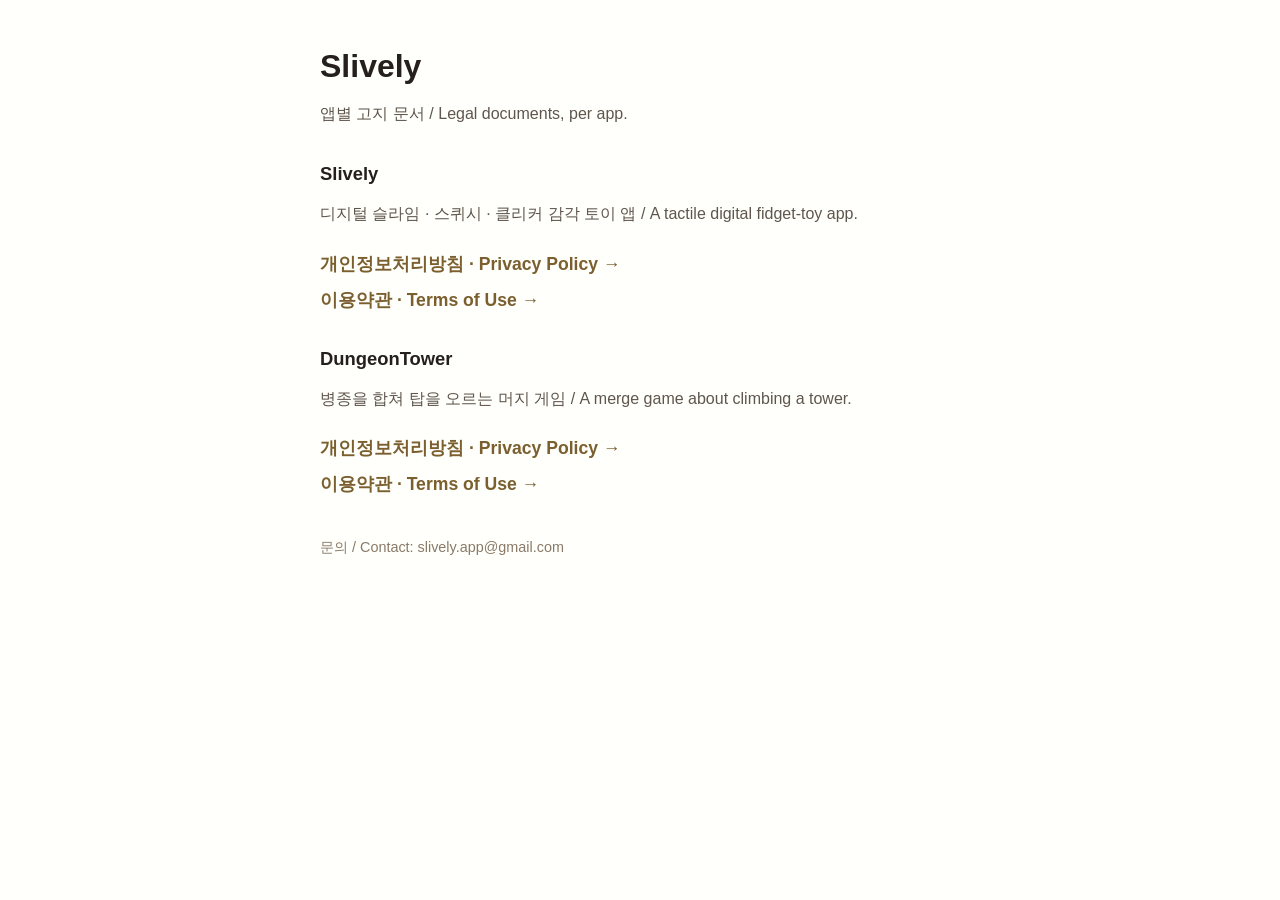
<file: index.html>
<!doctype html>
<html lang="ko">
  <head>
    <meta charset="utf-8" />
    <meta name="viewport" content="width=device-width, initial-scale=1" />
    <title>Slively — Legal</title>
    <style>
      :root {
        color: #25201b;
        background: #fffffb;
        font-family: -apple-system, BlinkMacSystemFont, "Segoe UI", sans-serif;
      }
      body {
        margin: 0;
        padding: 48px 20px;
      }
      main {
        max-width: 640px;
        margin: 0 auto;
      }
      h1 {
        font-size: 2rem;
        margin: 0 0 4px;
      }
      h2 {
        font-size: 1.15rem;
        margin: 36px 0 2px;
      }
      p {
        color: #5f564d;
        line-height: 1.65;
      }
      ul {
        list-style: none;
        padding: 0;
        margin: 24px 0 0;
      }
      li {
        margin: 12px 0;
      }
      a.doc {
        display: inline-flex;
        color: #7b5f2f;
        font-weight: 800;
        text-decoration: none;
        font-size: 1.1rem;
      }
      a.doc:hover {
        text-decoration: underline;
      }
    </style>
  </head>
  <body>
    <main>
      <h1>Slively</h1>
      <p>앱별 고지 문서 / Legal documents, per app.</p>

      <h2>Slively</h2>
      <p>디지털 슬라임 · 스퀴시 · 클리커 감각 토이 앱 / A tactile digital fidget-toy app.</p>
      <ul>
        <li><a class="doc" href="./legal/privacy.html">개인정보처리방침 · Privacy Policy →</a></li>
        <li><a class="doc" href="./legal/terms.html">이용약관 · Terms of Use →</a></li>
      </ul>

      <h2>DungeonTower</h2>
      <p>병종을 합쳐 탑을 오르는 머지 게임 / A merge game about climbing a tower.</p>
      <ul>
        <li><a class="doc" href="./dungeontower/privacy.html">개인정보처리방침 · Privacy Policy →</a></li>
        <li><a class="doc" href="./dungeontower/terms.html">이용약관 · Terms of Use →</a></li>
      </ul>
      <p style="margin-top: 40px; font-size: 0.9rem; color: #8a7a68">
        문의 / Contact: slively.app@gmail.com
      </p>
    </main>
  </body>
</html>
</file>
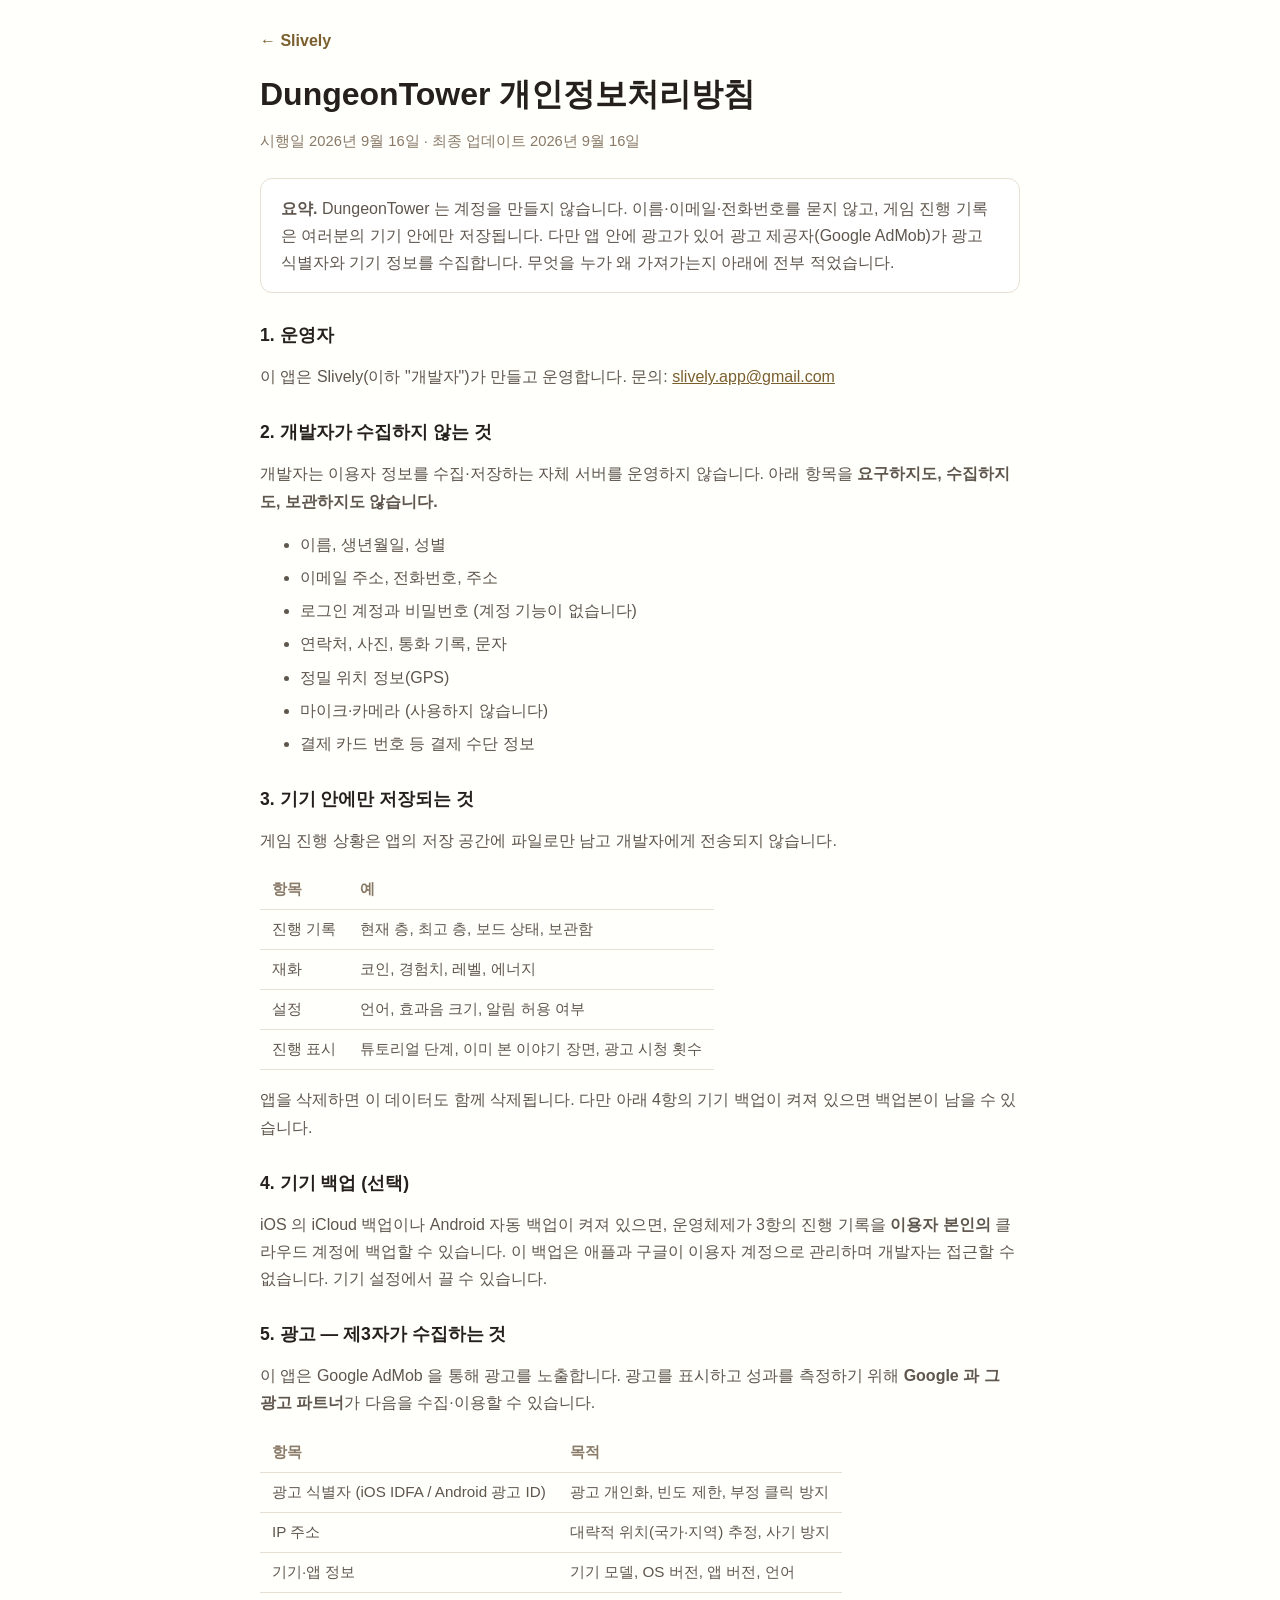
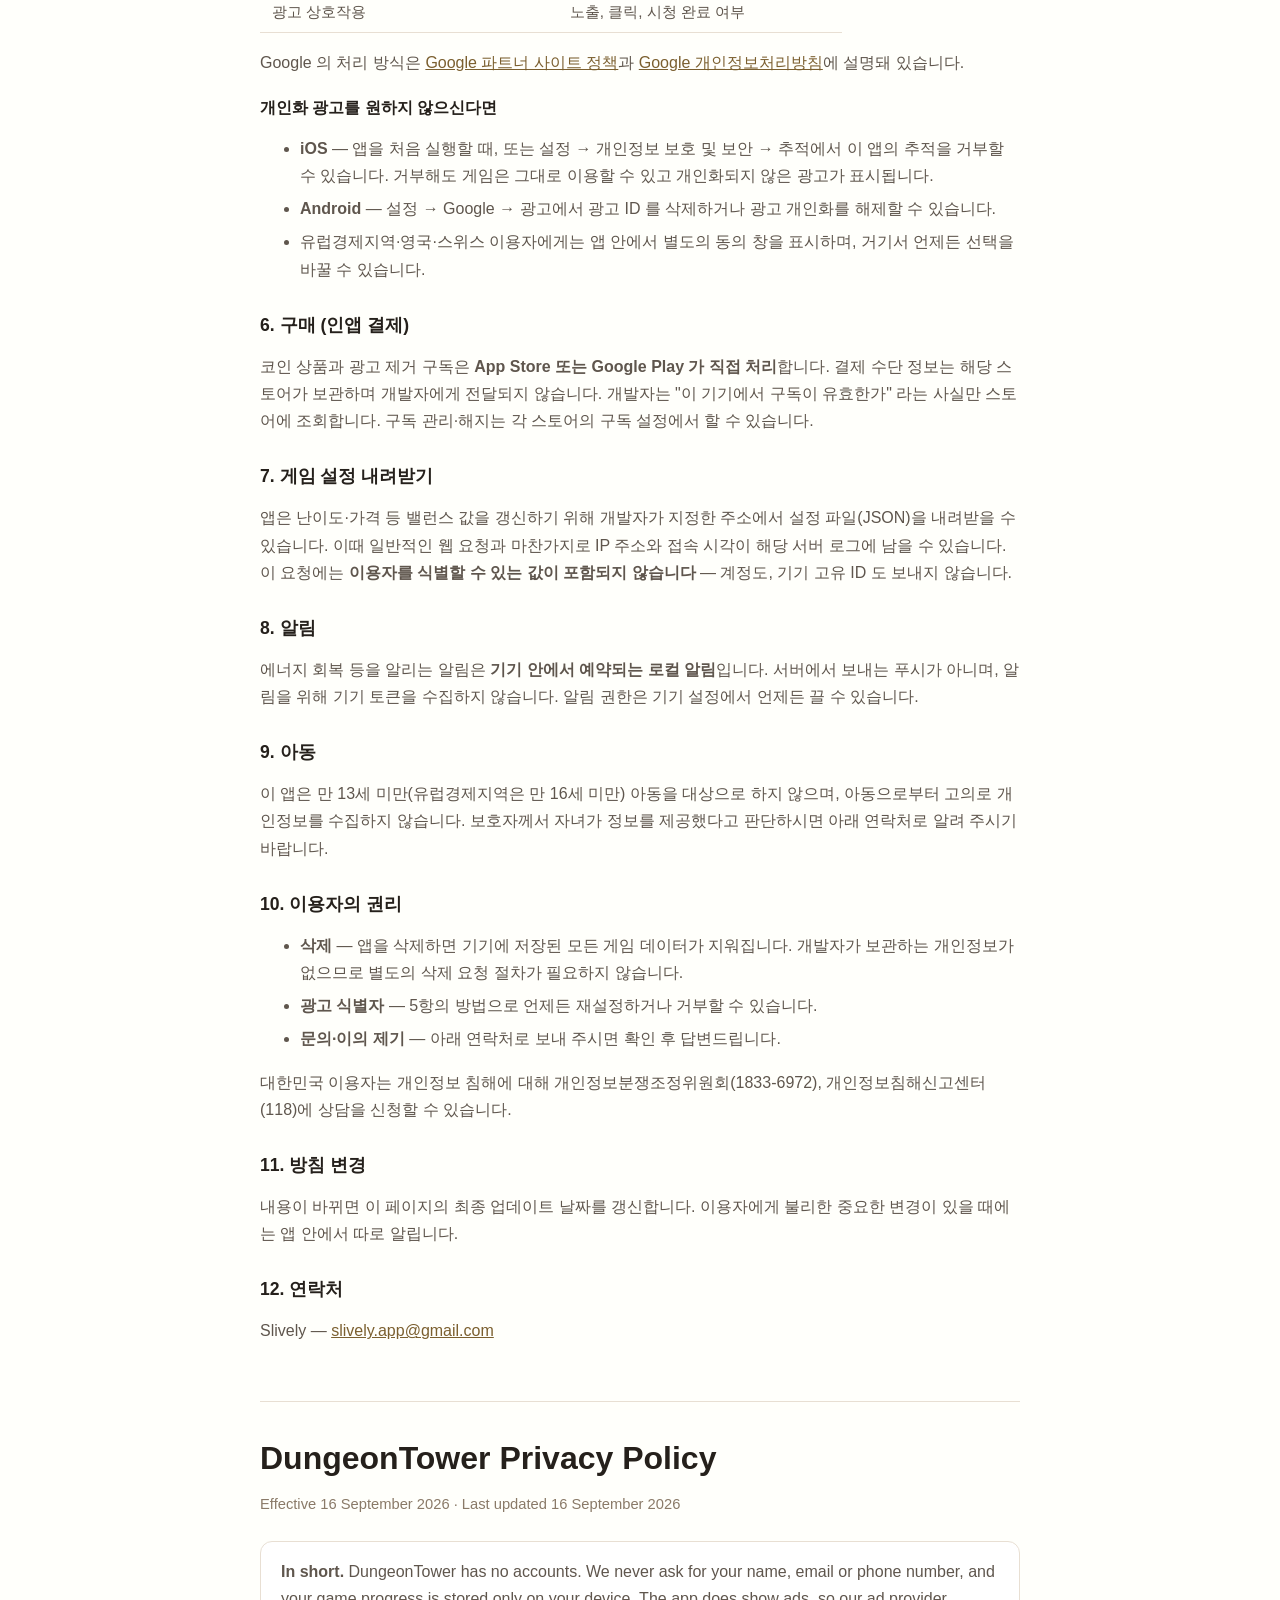
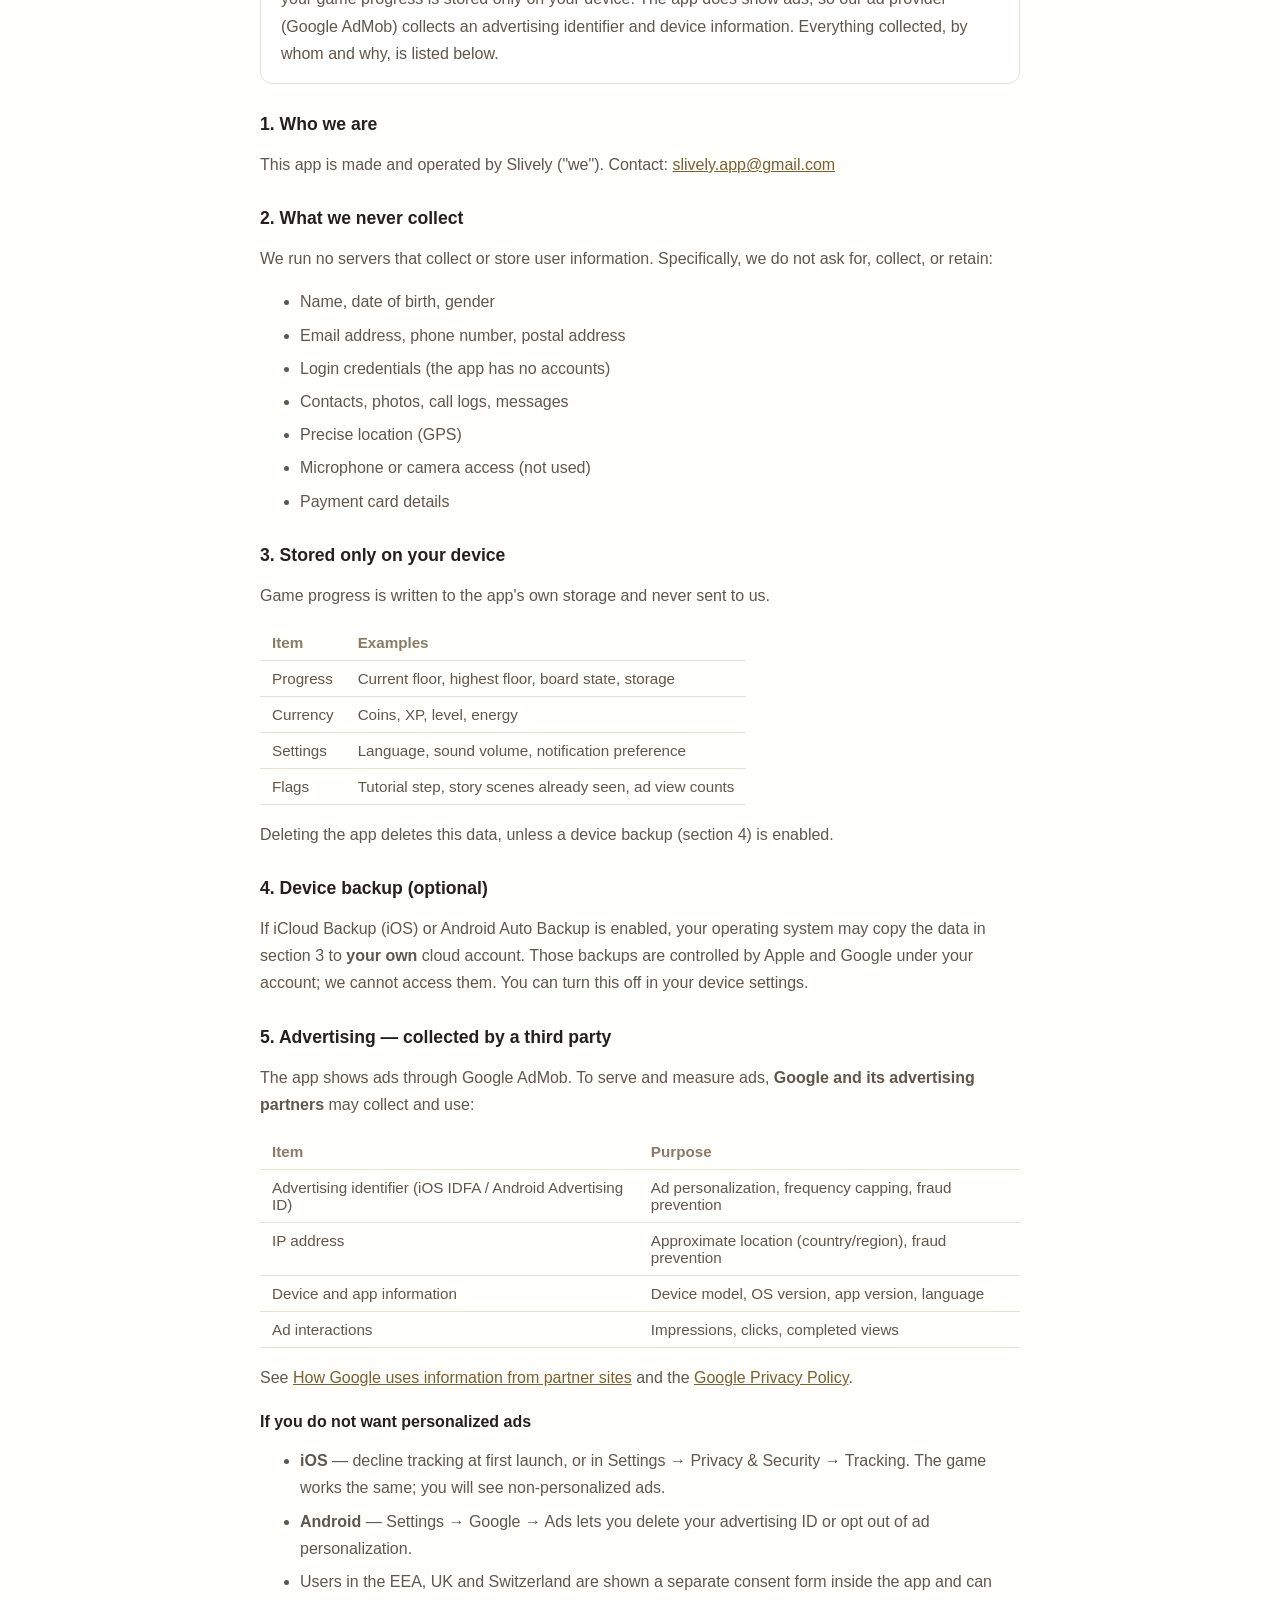
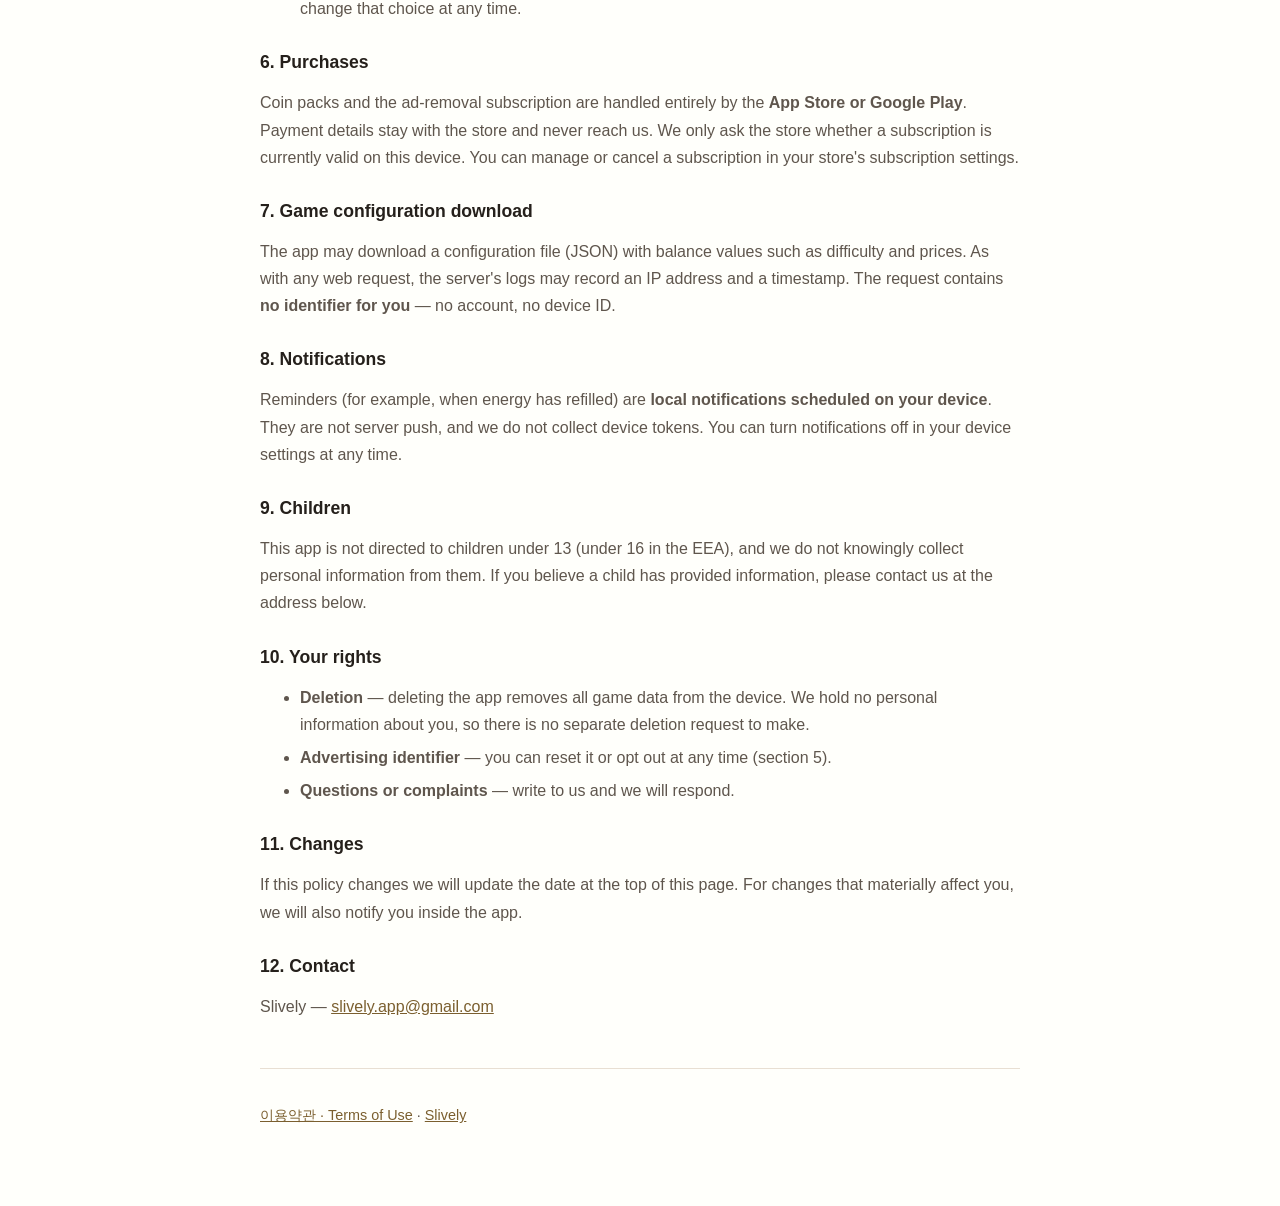
<file: dungeontower/privacy.html>
<!doctype html>
<html lang="ko">
<head>
<meta charset="utf-8">
<meta name="viewport" content="width=device-width, initial-scale=1">
<title>DungeonTower 개인정보처리방침 · Privacy Policy</title>
<link rel="stylesheet" href="style.css">
</head>
<body>
<main>

<a class="back" href="../index.html">← Slively</a>

<h1>DungeonTower 개인정보처리방침</h1>
<p class="updated">시행일 2026년 9월 16일 · 최종 업데이트 2026년 9월 16일</p>

<div class="lede">
<p><strong>요약.</strong> DungeonTower 는 계정을 만들지 않습니다. 이름·이메일·전화번호를 묻지
않고, 게임 진행 기록은 여러분의 기기 안에만 저장됩니다. 다만 앱 안에 광고가 있어
광고 제공자(Google AdMob)가 광고 식별자와 기기 정보를 수집합니다.
무엇을 누가 왜 가져가는지 아래에 전부 적었습니다.</p>
</div>

<h2>1. 운영자</h2>
<p>이 앱은 Slively(이하 "개발자")가 만들고 운영합니다.
문의: <a href="mailto:slively.app@gmail.com">slively.app@gmail.com</a></p>

<h2>2. 개발자가 수집하지 않는 것</h2>
<p>개발자는 이용자 정보를 수집·저장하는 자체 서버를 운영하지 않습니다.
아래 항목을 <strong>요구하지도, 수집하지도, 보관하지도 않습니다.</strong></p>
<ul>
  <li>이름, 생년월일, 성별</li>
  <li>이메일 주소, 전화번호, 주소</li>
  <li>로그인 계정과 비밀번호 (계정 기능이 없습니다)</li>
  <li>연락처, 사진, 통화 기록, 문자</li>
  <li>정밀 위치 정보(GPS)</li>
  <li>마이크·카메라 (사용하지 않습니다)</li>
  <li>결제 카드 번호 등 결제 수단 정보</li>
</ul>

<h2>3. 기기 안에만 저장되는 것</h2>
<p>게임 진행 상황은 앱의 저장 공간에 파일로만 남고 개발자에게 전송되지 않습니다.</p>
<table>
<tr><th>항목</th><th>예</th></tr>
<tr><td>진행 기록</td><td>현재 층, 최고 층, 보드 상태, 보관함</td></tr>
<tr><td>재화</td><td>코인, 경험치, 레벨, 에너지</td></tr>
<tr><td>설정</td><td>언어, 효과음 크기, 알림 허용 여부</td></tr>
<tr><td>진행 표시</td><td>튜토리얼 단계, 이미 본 이야기 장면, 광고 시청 횟수</td></tr>
</table>
<p>앱을 삭제하면 이 데이터도 함께 삭제됩니다. 다만 아래 4항의 기기 백업이
켜져 있으면 백업본이 남을 수 있습니다.</p>

<h2>4. 기기 백업 (선택)</h2>
<p>iOS 의 iCloud 백업이나 Android 자동 백업이 켜져 있으면, 운영체제가 3항의 진행 기록을
<strong>이용자 본인의</strong> 클라우드 계정에 백업할 수 있습니다. 이 백업은 애플과 구글이
이용자 계정으로 관리하며 개발자는 접근할 수 없습니다. 기기 설정에서 끌 수 있습니다.</p>

<h2>5. 광고 — 제3자가 수집하는 것</h2>
<p>이 앱은 Google AdMob 을 통해 광고를 노출합니다. 광고를 표시하고 성과를 측정하기 위해
<strong>Google 과 그 광고 파트너</strong>가 다음을 수집·이용할 수 있습니다.</p>
<table>
<tr><th>항목</th><th>목적</th></tr>
<tr><td>광고 식별자 (iOS IDFA / Android 광고 ID)</td><td>광고 개인화, 빈도 제한, 부정 클릭 방지</td></tr>
<tr><td>IP 주소</td><td>대략적 위치(국가·지역) 추정, 사기 방지</td></tr>
<tr><td>기기·앱 정보</td><td>기기 모델, OS 버전, 앱 버전, 언어</td></tr>
<tr><td>광고 상호작용</td><td>노출, 클릭, 시청 완료 여부</td></tr>
</table>
<p>Google 의 처리 방식은
<a href="https://policies.google.com/technologies/partner-sites" target="_blank" rel="noopener">Google 파트너 사이트 정책</a>과
<a href="https://policies.google.com/privacy" target="_blank" rel="noopener">Google 개인정보처리방침</a>에 설명돼 있습니다.</p>

<h3>개인화 광고를 원하지 않으신다면</h3>
<ul>
  <li><strong>iOS</strong> — 앱을 처음 실행할 때, 또는 설정 → 개인정보 보호 및 보안 → 추적에서
      이 앱의 추적을 거부할 수 있습니다. 거부해도 게임은 그대로 이용할 수 있고
      개인화되지 않은 광고가 표시됩니다.</li>
  <li><strong>Android</strong> — 설정 → Google → 광고에서 광고 ID 를 삭제하거나
      광고 개인화를 해제할 수 있습니다.</li>
  <li>유럽경제지역·영국·스위스 이용자에게는 앱 안에서 별도의 동의 창을 표시하며,
      거기서 언제든 선택을 바꿀 수 있습니다.</li>
</ul>

<h2>6. 구매 (인앱 결제)</h2>
<p>코인 상품과 광고 제거 구독은 <strong>App Store 또는 Google Play 가 직접 처리</strong>합니다.
결제 수단 정보는 해당 스토어가 보관하며 개발자에게 전달되지 않습니다.
개발자는 "이 기기에서 구독이 유효한가" 라는 사실만 스토어에 조회합니다.
구독 관리·해지는 각 스토어의 구독 설정에서 할 수 있습니다.</p>

<h2>7. 게임 설정 내려받기</h2>
<p>앱은 난이도·가격 등 밸런스 값을 갱신하기 위해 개발자가 지정한 주소에서 설정
파일(JSON)을 내려받을 수 있습니다. 이때 일반적인 웹 요청과 마찬가지로 IP 주소와
접속 시각이 해당 서버 로그에 남을 수 있습니다. 이 요청에는
<strong>이용자를 식별할 수 있는 값이 포함되지 않습니다</strong> — 계정도, 기기 고유 ID 도
보내지 않습니다.</p>

<h2>8. 알림</h2>
<p>에너지 회복 등을 알리는 알림은 <strong>기기 안에서 예약되는 로컬 알림</strong>입니다.
서버에서 보내는 푸시가 아니며, 알림을 위해 기기 토큰을 수집하지 않습니다.
알림 권한은 기기 설정에서 언제든 끌 수 있습니다.</p>

<h2>9. 아동</h2>
<p>이 앱은 만 13세 미만(유럽경제지역은 만 16세 미만) 아동을 대상으로 하지 않으며,
아동으로부터 고의로 개인정보를 수집하지 않습니다. 보호자께서 자녀가 정보를 제공했다고
판단하시면 아래 연락처로 알려 주시기 바랍니다.</p>

<h2>10. 이용자의 권리</h2>
<ul>
  <li><strong>삭제</strong> — 앱을 삭제하면 기기에 저장된 모든 게임 데이터가 지워집니다.
      개발자가 보관하는 개인정보가 없으므로 별도의 삭제 요청 절차가 필요하지 않습니다.</li>
  <li><strong>광고 식별자</strong> — 5항의 방법으로 언제든 재설정하거나 거부할 수 있습니다.</li>
  <li><strong>문의·이의 제기</strong> — 아래 연락처로 보내 주시면 확인 후 답변드립니다.</li>
</ul>
<p>대한민국 이용자는 개인정보 침해에 대해 개인정보분쟁조정위원회(1833-6972),
개인정보침해신고센터(118)에 상담을 신청할 수 있습니다.</p>

<h2>11. 방침 변경</h2>
<p>내용이 바뀌면 이 페이지의 최종 업데이트 날짜를 갱신합니다.
이용자에게 불리한 중요한 변경이 있을 때에는 앱 안에서 따로 알립니다.</p>

<h2>12. 연락처</h2>
<p>Slively — <a href="mailto:slively.app@gmail.com">slively.app@gmail.com</a></p>

<div class="en">
<h1>DungeonTower Privacy Policy</h1>
<p class="updated">Effective 16 September 2026 · Last updated 16 September 2026</p>

<div class="lede">
<p><strong>In short.</strong> DungeonTower has no accounts. We never ask for your name, email
or phone number, and your game progress is stored only on your device. The app does show
ads, so our ad provider (Google AdMob) collects an advertising identifier and device
information. Everything collected, by whom and why, is listed below.</p>
</div>

<h2>1. Who we are</h2>
<p>This app is made and operated by Slively ("we").
Contact: <a href="mailto:slively.app@gmail.com">slively.app@gmail.com</a></p>

<h2>2. What we never collect</h2>
<p>We run no servers that collect or store user information. Specifically, we do not ask
for, collect, or retain:</p>
<ul>
  <li>Name, date of birth, gender</li>
  <li>Email address, phone number, postal address</li>
  <li>Login credentials (the app has no accounts)</li>
  <li>Contacts, photos, call logs, messages</li>
  <li>Precise location (GPS)</li>
  <li>Microphone or camera access (not used)</li>
  <li>Payment card details</li>
</ul>

<h2>3. Stored only on your device</h2>
<p>Game progress is written to the app's own storage and never sent to us.</p>
<table>
<tr><th>Item</th><th>Examples</th></tr>
<tr><td>Progress</td><td>Current floor, highest floor, board state, storage</td></tr>
<tr><td>Currency</td><td>Coins, XP, level, energy</td></tr>
<tr><td>Settings</td><td>Language, sound volume, notification preference</td></tr>
<tr><td>Flags</td><td>Tutorial step, story scenes already seen, ad view counts</td></tr>
</table>
<p>Deleting the app deletes this data, unless a device backup (section 4) is enabled.</p>

<h2>4. Device backup (optional)</h2>
<p>If iCloud Backup (iOS) or Android Auto Backup is enabled, your operating system may copy
the data in section 3 to <strong>your own</strong> cloud account. Those backups are controlled by
Apple and Google under your account; we cannot access them. You can turn this off in your
device settings.</p>

<h2>5. Advertising — collected by a third party</h2>
<p>The app shows ads through Google AdMob. To serve and measure ads,
<strong>Google and its advertising partners</strong> may collect and use:</p>
<table>
<tr><th>Item</th><th>Purpose</th></tr>
<tr><td>Advertising identifier (iOS IDFA / Android Advertising ID)</td><td>Ad personalization, frequency capping, fraud prevention</td></tr>
<tr><td>IP address</td><td>Approximate location (country/region), fraud prevention</td></tr>
<tr><td>Device and app information</td><td>Device model, OS version, app version, language</td></tr>
<tr><td>Ad interactions</td><td>Impressions, clicks, completed views</td></tr>
</table>
<p>See
<a href="https://policies.google.com/technologies/partner-sites" target="_blank" rel="noopener">How Google uses information from partner sites</a>
and the
<a href="https://policies.google.com/privacy" target="_blank" rel="noopener">Google Privacy Policy</a>.</p>

<h3>If you do not want personalized ads</h3>
<ul>
  <li><strong>iOS</strong> — decline tracking at first launch, or in Settings → Privacy &amp; Security
      → Tracking. The game works the same; you will see non-personalized ads.</li>
  <li><strong>Android</strong> — Settings → Google → Ads lets you delete your advertising ID or
      opt out of ad personalization.</li>
  <li>Users in the EEA, UK and Switzerland are shown a separate consent form inside the app
      and can change that choice at any time.</li>
</ul>

<h2>6. Purchases</h2>
<p>Coin packs and the ad-removal subscription are handled entirely by the
<strong>App Store or Google Play</strong>. Payment details stay with the store and never reach us.
We only ask the store whether a subscription is currently valid on this device.
You can manage or cancel a subscription in your store's subscription settings.</p>

<h2>7. Game configuration download</h2>
<p>The app may download a configuration file (JSON) with balance values such as difficulty
and prices. As with any web request, the server's logs may record an IP address and a
timestamp. The request contains <strong>no identifier for you</strong> — no account, no device ID.</p>

<h2>8. Notifications</h2>
<p>Reminders (for example, when energy has refilled) are <strong>local notifications scheduled
on your device</strong>. They are not server push, and we do not collect device tokens. You can
turn notifications off in your device settings at any time.</p>

<h2>9. Children</h2>
<p>This app is not directed to children under 13 (under 16 in the EEA), and we do not
knowingly collect personal information from them. If you believe a child has provided
information, please contact us at the address below.</p>

<h2>10. Your rights</h2>
<ul>
  <li><strong>Deletion</strong> — deleting the app removes all game data from the device. We hold no
      personal information about you, so there is no separate deletion request to make.</li>
  <li><strong>Advertising identifier</strong> — you can reset it or opt out at any time (section 5).</li>
  <li><strong>Questions or complaints</strong> — write to us and we will respond.</li>
</ul>

<h2>11. Changes</h2>
<p>If this policy changes we will update the date at the top of this page. For changes that
materially affect you, we will also notify you inside the app.</p>

<h2>12. Contact</h2>
<p>Slively — <a href="mailto:slively.app@gmail.com">slively.app@gmail.com</a></p>
</div>

<footer>
  <p><a href="terms.html">이용약관 · Terms of Use</a> · <a href="../index.html">Slively</a></p>
</footer>

</main>
</body>
</html>
</file>
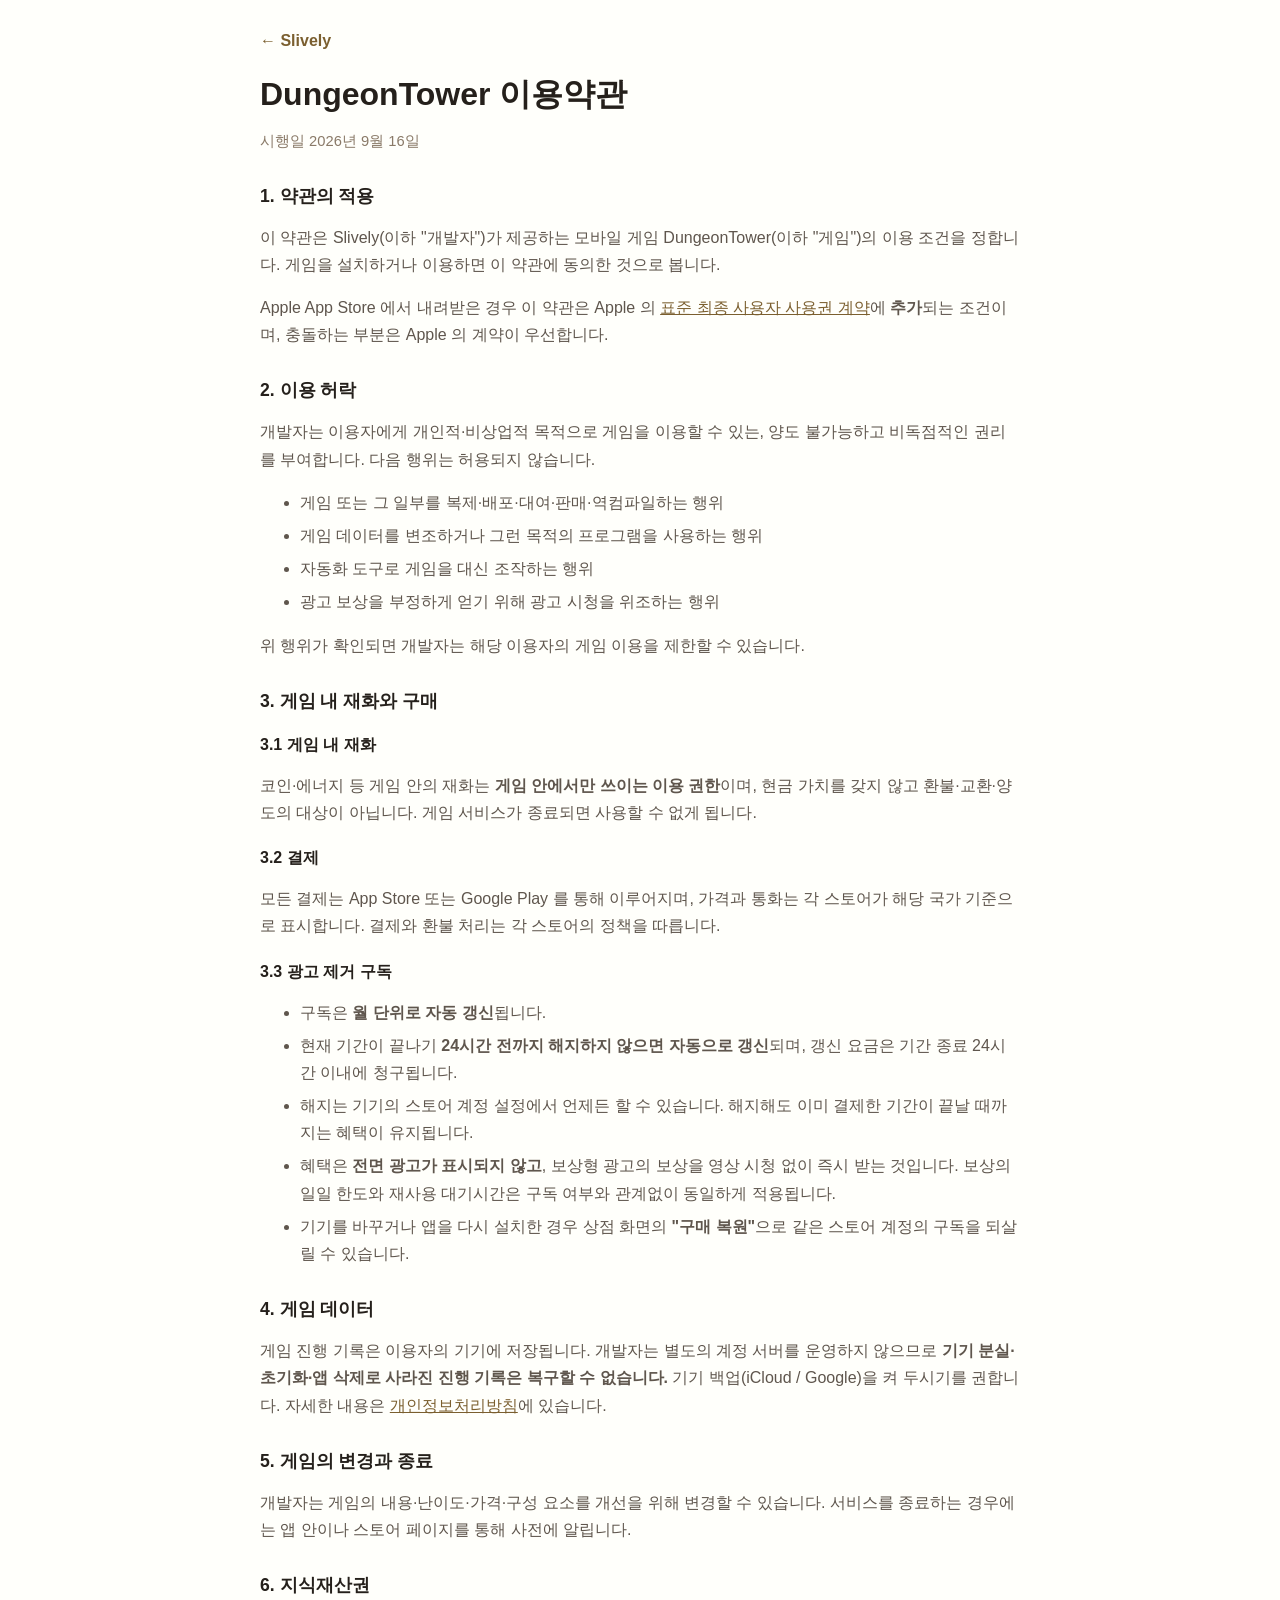
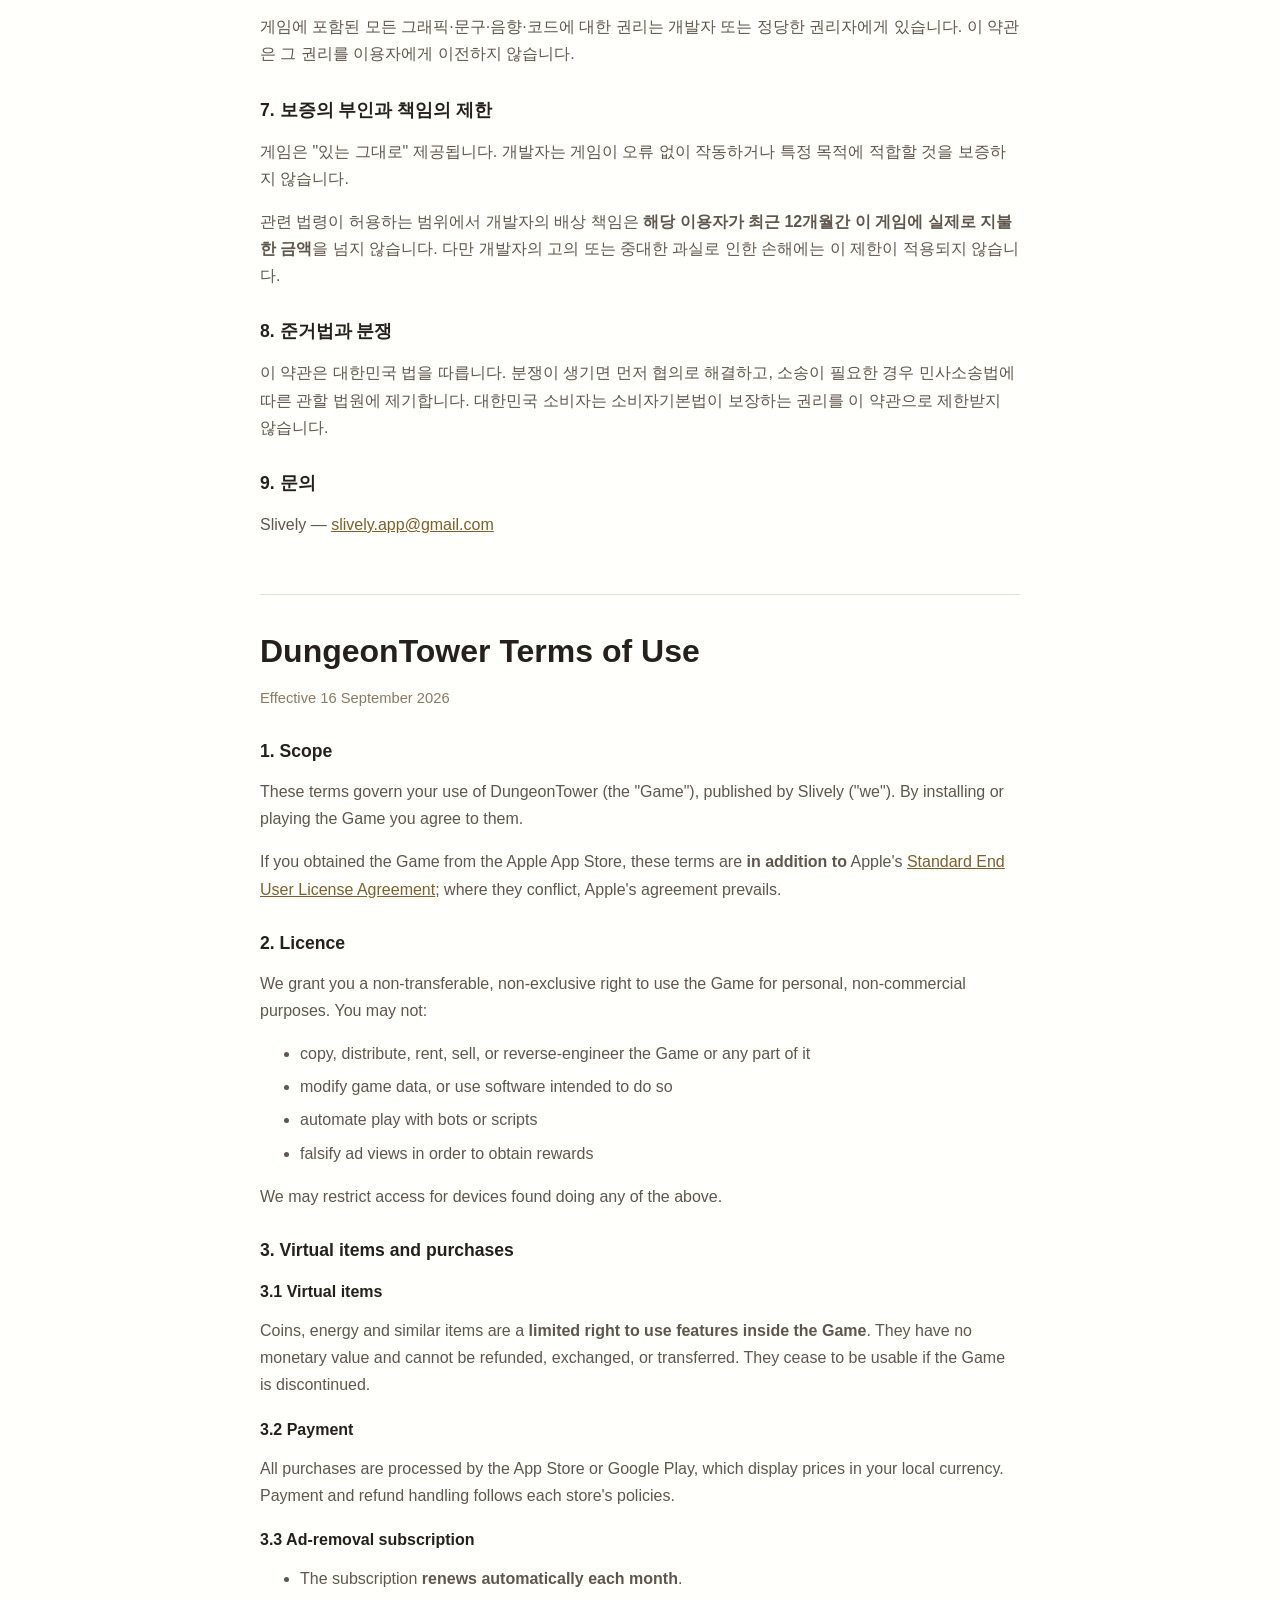
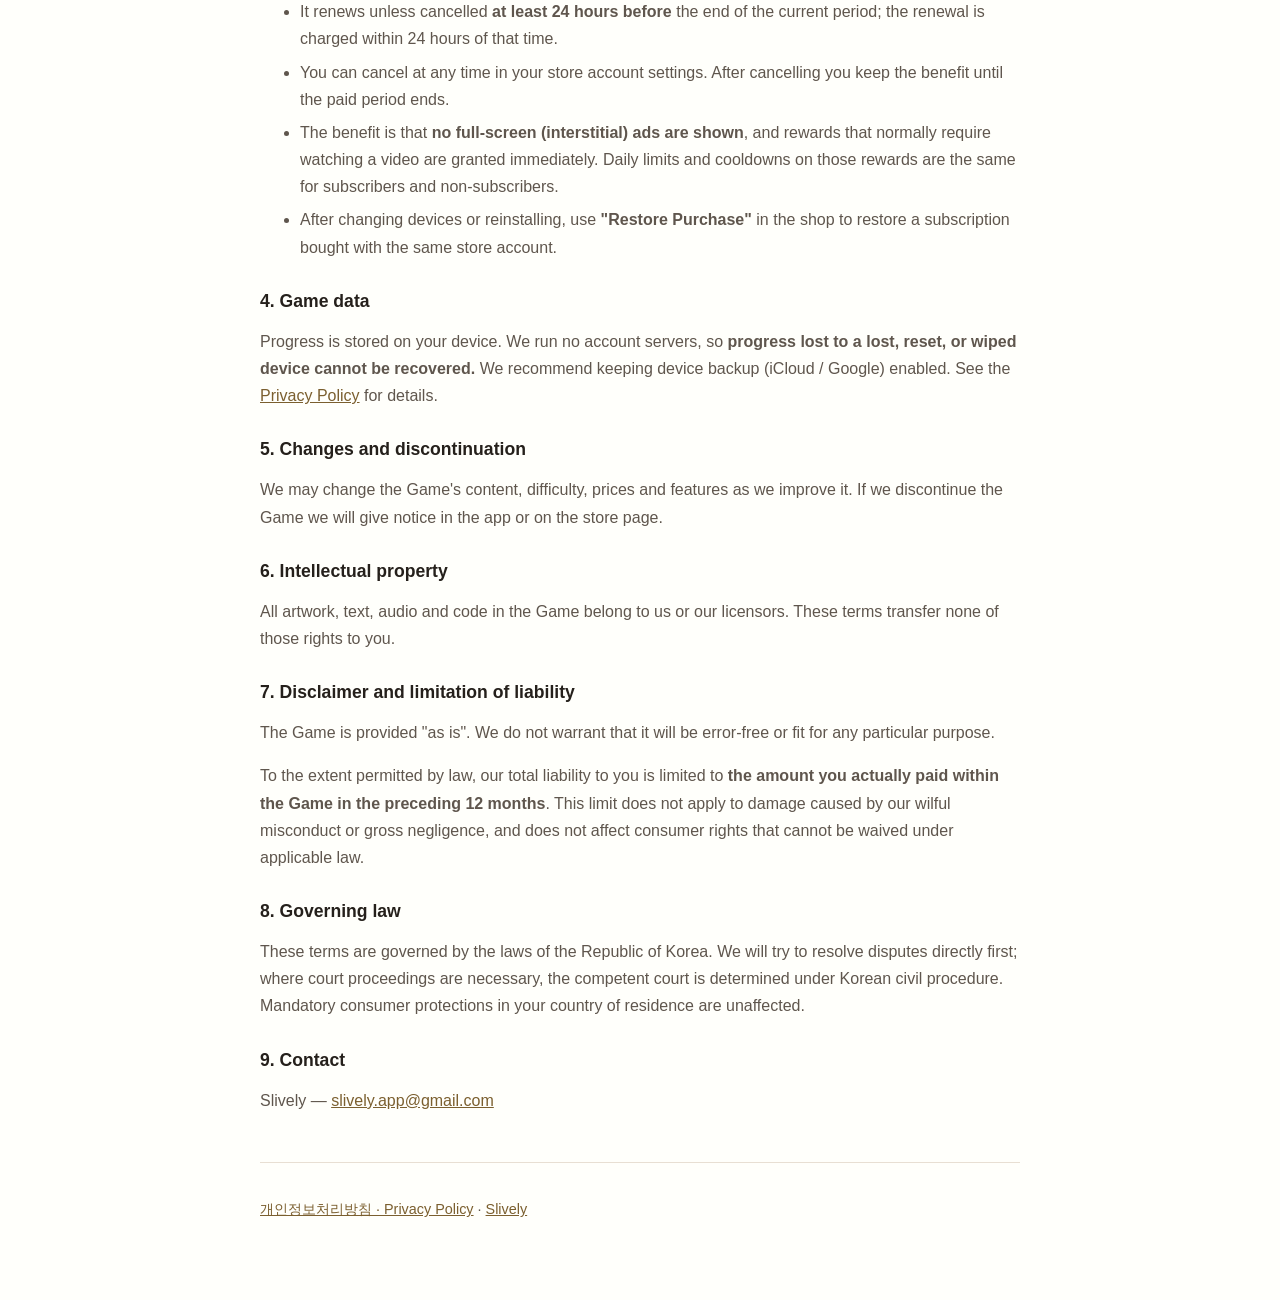
<file: dungeontower/terms.html>
<!doctype html>
<html lang="ko">
<head>
<meta charset="utf-8">
<meta name="viewport" content="width=device-width, initial-scale=1">
<title>DungeonTower 이용약관 · Terms of Use</title>
<link rel="stylesheet" href="style.css">
</head>
<body>
<main>

<a class="back" href="../index.html">← Slively</a>

<h1>DungeonTower 이용약관</h1>
<p class="updated">시행일 2026년 9월 16일</p>

<h2>1. 약관의 적용</h2>
<p>이 약관은 Slively(이하 "개발자")가 제공하는 모바일 게임 DungeonTower(이하 "게임")의
이용 조건을 정합니다. 게임을 설치하거나 이용하면 이 약관에 동의한 것으로 봅니다.</p>
<p>Apple App Store 에서 내려받은 경우 이 약관은 Apple 의
<a href="https://www.apple.com/legal/internet-services/itunes/dev/stdeula/" target="_blank" rel="noopener">표준 최종 사용자 사용권 계약</a>에
<strong>추가</strong>되는 조건이며, 충돌하는 부분은 Apple 의 계약이 우선합니다.</p>

<h2>2. 이용 허락</h2>
<p>개발자는 이용자에게 개인적·비상업적 목적으로 게임을 이용할 수 있는, 양도 불가능하고
비독점적인 권리를 부여합니다. 다음 행위는 허용되지 않습니다.</p>
<ul>
  <li>게임 또는 그 일부를 복제·배포·대여·판매·역컴파일하는 행위</li>
  <li>게임 데이터를 변조하거나 그런 목적의 프로그램을 사용하는 행위</li>
  <li>자동화 도구로 게임을 대신 조작하는 행위</li>
  <li>광고 보상을 부정하게 얻기 위해 광고 시청을 위조하는 행위</li>
</ul>
<p>위 행위가 확인되면 개발자는 해당 이용자의 게임 이용을 제한할 수 있습니다.</p>

<h2>3. 게임 내 재화와 구매</h2>
<h3>3.1 게임 내 재화</h3>
<p>코인·에너지 등 게임 안의 재화는 <strong>게임 안에서만 쓰이는 이용 권한</strong>이며,
현금 가치를 갖지 않고 환불·교환·양도의 대상이 아닙니다. 게임 서비스가 종료되면
사용할 수 없게 됩니다.</p>

<h3>3.2 결제</h3>
<p>모든 결제는 App Store 또는 Google Play 를 통해 이루어지며, 가격과 통화는 각 스토어가
해당 국가 기준으로 표시합니다. 결제와 환불 처리는 각 스토어의 정책을 따릅니다.</p>

<h3>3.3 광고 제거 구독</h3>
<ul>
  <li>구독은 <strong>월 단위로 자동 갱신</strong>됩니다.</li>
  <li>현재 기간이 끝나기 <strong>24시간 전까지 해지하지 않으면 자동으로 갱신</strong>되며,
      갱신 요금은 기간 종료 24시간 이내에 청구됩니다.</li>
  <li>해지는 기기의 스토어 계정 설정에서 언제든 할 수 있습니다. 해지해도 이미 결제한
      기간이 끝날 때까지는 혜택이 유지됩니다.</li>
  <li>혜택은 <strong>전면 광고가 표시되지 않고</strong>, 보상형 광고의 보상을 영상 시청 없이
      즉시 받는 것입니다. 보상의 일일 한도와 재사용 대기시간은 구독 여부와 관계없이
      동일하게 적용됩니다.</li>
  <li>기기를 바꾸거나 앱을 다시 설치한 경우 상점 화면의 <strong>"구매 복원"</strong>으로
      같은 스토어 계정의 구독을 되살릴 수 있습니다.</li>
</ul>

<h2>4. 게임 데이터</h2>
<p>게임 진행 기록은 이용자의 기기에 저장됩니다. 개발자는 별도의 계정 서버를 운영하지
않으므로 <strong>기기 분실·초기화·앱 삭제로 사라진 진행 기록은 복구할 수 없습니다.</strong>
기기 백업(iCloud / Google)을 켜 두시기를 권합니다. 자세한 내용은
<a href="privacy.html">개인정보처리방침</a>에 있습니다.</p>

<h2>5. 게임의 변경과 종료</h2>
<p>개발자는 게임의 내용·난이도·가격·구성 요소를 개선을 위해 변경할 수 있습니다.
서비스를 종료하는 경우에는 앱 안이나 스토어 페이지를 통해 사전에 알립니다.</p>

<h2>6. 지식재산권</h2>
<p>게임에 포함된 모든 그래픽·문구·음향·코드에 대한 권리는 개발자 또는 정당한 권리자에게
있습니다. 이 약관은 그 권리를 이용자에게 이전하지 않습니다.</p>

<h2>7. 보증의 부인과 책임의 제한</h2>
<p>게임은 "있는 그대로" 제공됩니다. 개발자는 게임이 오류 없이 작동하거나 특정 목적에
적합할 것을 보증하지 않습니다.</p>
<p>관련 법령이 허용하는 범위에서 개발자의 배상 책임은 <strong>해당 이용자가 최근 12개월간
이 게임에 실제로 지불한 금액</strong>을 넘지 않습니다. 다만 개발자의 고의 또는 중대한
과실로 인한 손해에는 이 제한이 적용되지 않습니다.</p>

<h2>8. 준거법과 분쟁</h2>
<p>이 약관은 대한민국 법을 따릅니다. 분쟁이 생기면 먼저 협의로 해결하고, 소송이 필요한
경우 민사소송법에 따른 관할 법원에 제기합니다. 대한민국 소비자는 소비자기본법이 보장하는
권리를 이 약관으로 제한받지 않습니다.</p>

<h2>9. 문의</h2>
<p>Slively — <a href="mailto:slively.app@gmail.com">slively.app@gmail.com</a></p>

<div class="en">
<h1>DungeonTower Terms of Use</h1>
<p class="updated">Effective 16 September 2026</p>

<h2>1. Scope</h2>
<p>These terms govern your use of DungeonTower (the "Game"), published by Slively ("we").
By installing or playing the Game you agree to them.</p>
<p>If you obtained the Game from the Apple App Store, these terms are
<strong>in addition to</strong> Apple's
<a href="https://www.apple.com/legal/internet-services/itunes/dev/stdeula/" target="_blank" rel="noopener">Standard End User License Agreement</a>;
where they conflict, Apple's agreement prevails.</p>

<h2>2. Licence</h2>
<p>We grant you a non-transferable, non-exclusive right to use the Game for personal,
non-commercial purposes. You may not:</p>
<ul>
  <li>copy, distribute, rent, sell, or reverse-engineer the Game or any part of it</li>
  <li>modify game data, or use software intended to do so</li>
  <li>automate play with bots or scripts</li>
  <li>falsify ad views in order to obtain rewards</li>
</ul>
<p>We may restrict access for devices found doing any of the above.</p>

<h2>3. Virtual items and purchases</h2>
<h3>3.1 Virtual items</h3>
<p>Coins, energy and similar items are a <strong>limited right to use features inside the
Game</strong>. They have no monetary value and cannot be refunded, exchanged, or transferred.
They cease to be usable if the Game is discontinued.</p>

<h3>3.2 Payment</h3>
<p>All purchases are processed by the App Store or Google Play, which display prices in your
local currency. Payment and refund handling follows each store's policies.</p>

<h3>3.3 Ad-removal subscription</h3>
<ul>
  <li>The subscription <strong>renews automatically each month</strong>.</li>
  <li>It renews unless cancelled <strong>at least 24 hours before</strong> the end of the current
      period; the renewal is charged within 24 hours of that time.</li>
  <li>You can cancel at any time in your store account settings. After cancelling you keep
      the benefit until the paid period ends.</li>
  <li>The benefit is that <strong>no full-screen (interstitial) ads are shown</strong>, and rewards
      that normally require watching a video are granted immediately. Daily limits and
      cooldowns on those rewards are the same for subscribers and non-subscribers.</li>
  <li>After changing devices or reinstalling, use <strong>"Restore Purchase"</strong> in the shop to
      restore a subscription bought with the same store account.</li>
</ul>

<h2>4. Game data</h2>
<p>Progress is stored on your device. We run no account servers, so
<strong>progress lost to a lost, reset, or wiped device cannot be recovered.</strong>
We recommend keeping device backup (iCloud / Google) enabled. See the
<a href="privacy.html">Privacy Policy</a> for details.</p>

<h2>5. Changes and discontinuation</h2>
<p>We may change the Game's content, difficulty, prices and features as we improve it.
If we discontinue the Game we will give notice in the app or on the store page.</p>

<h2>6. Intellectual property</h2>
<p>All artwork, text, audio and code in the Game belong to us or our licensors. These terms
transfer none of those rights to you.</p>

<h2>7. Disclaimer and limitation of liability</h2>
<p>The Game is provided "as is". We do not warrant that it will be error-free or fit for any
particular purpose.</p>
<p>To the extent permitted by law, our total liability to you is limited to <strong>the amount you
actually paid within the Game in the preceding 12 months</strong>. This limit does not apply to
damage caused by our wilful misconduct or gross negligence, and does not affect consumer
rights that cannot be waived under applicable law.</p>

<h2>8. Governing law</h2>
<p>These terms are governed by the laws of the Republic of Korea. We will try to resolve
disputes directly first; where court proceedings are necessary, the competent court is
determined under Korean civil procedure. Mandatory consumer protections in your country of
residence are unaffected.</p>

<h2>9. Contact</h2>
<p>Slively — <a href="mailto:slively.app@gmail.com">slively.app@gmail.com</a></p>
</div>

<footer>
  <p><a href="privacy.html">개인정보처리방침 · Privacy Policy</a> · <a href="../index.html">Slively</a></p>
</footer>

</main>
</body>
</html>
</file>
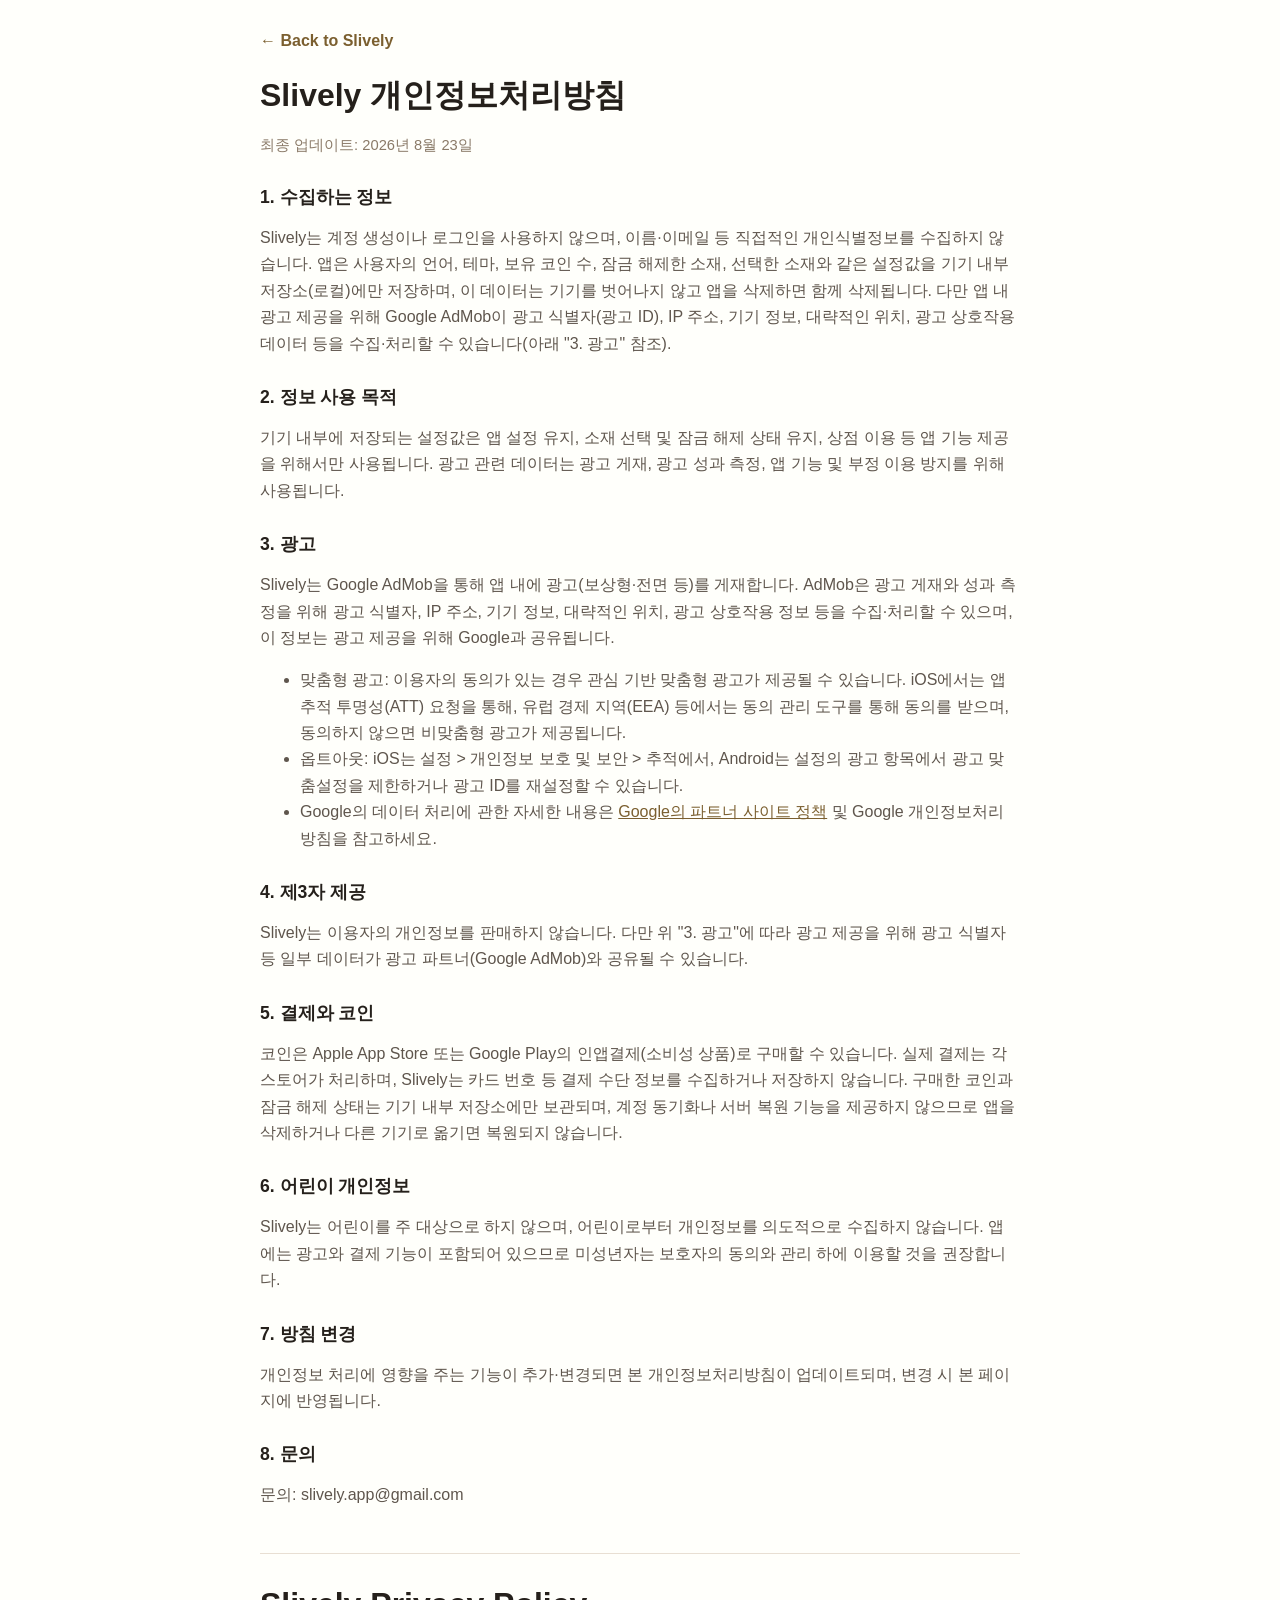
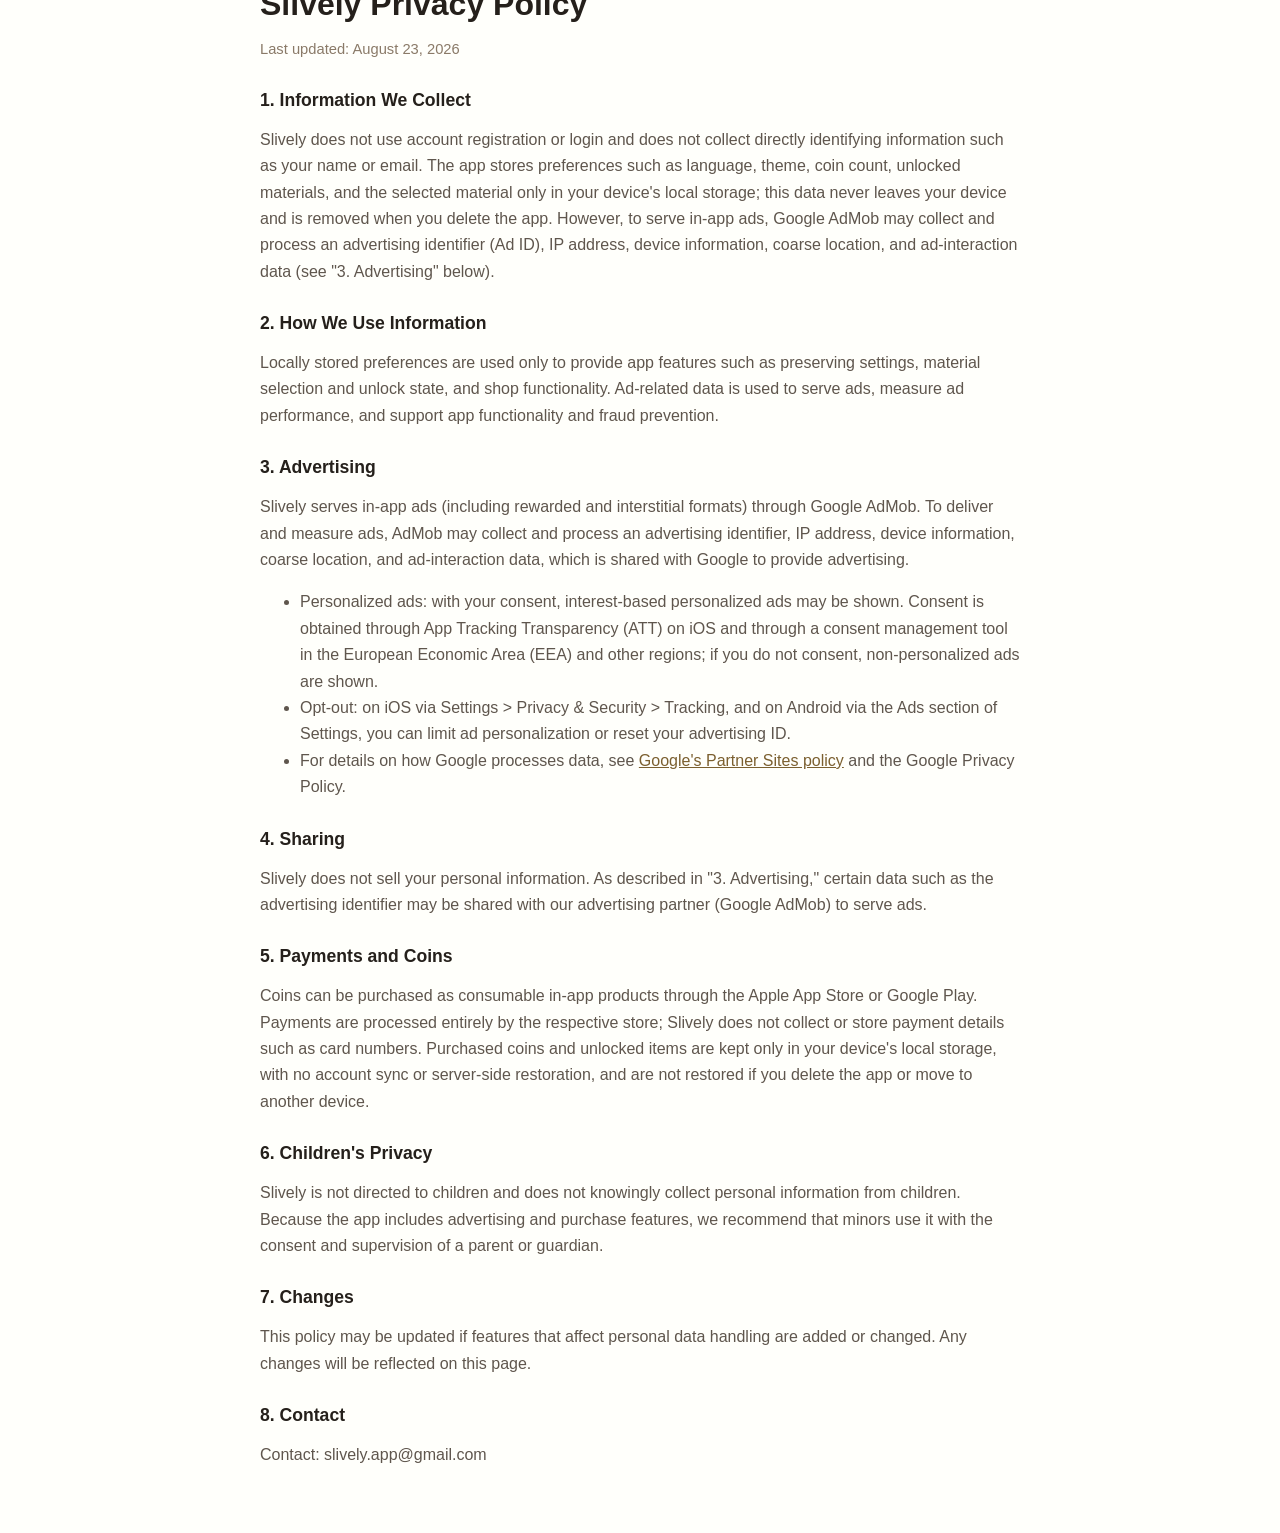
<file: legal/privacy.html>
<!doctype html>
<html lang="ko">
  <head>
    <meta charset="utf-8" />
    <meta name="viewport" content="width=device-width, initial-scale=1" />
    <title>Slively Privacy Policy</title>
    <style>
      :root {
        color: #25201b;
        background: #fffffb;
        font-family: -apple-system, BlinkMacSystemFont, "Segoe UI", sans-serif;
      }
      body {
        margin: 0;
        padding: 32px 20px 48px;
      }
      main {
        max-width: 760px;
        margin: 0 auto;
      }
      a.back {
        display: inline-flex;
        margin-bottom: 24px;
        color: #7b5f2f;
        font-weight: 800;
        text-decoration: none;
      }
      h1 {
        margin: 0 0 8px;
        font-size: 2rem;
      }
      h2 {
        margin: 28px 0 10px;
        font-size: 1.1rem;
      }
      p,
      li {
        color: #5f564d;
        line-height: 1.65;
      }
      a {
        color: #7b5f2f;
      }
      .updated {
        color: #8a7a68;
        font-size: 0.92rem;
      }
      .en {
        margin-top: 44px;
        padding-top: 32px;
        border-top: 1px solid #e8dfd3;
      }
    </style>
  </head>
  <body>
    <main>
      <a class="back" href="../index.html?screen=settings">← Back to Slively</a>
      <h1>Slively 개인정보처리방침</h1>
      <p class="updated">최종 업데이트: 2026년 8월 23일</p>

      <h2>1. 수집하는 정보</h2>
      <p>Slively는 계정 생성이나 로그인을 사용하지 않으며, 이름·이메일 등 직접적인 개인식별정보를 수집하지 않습니다. 앱은 사용자의 언어, 테마, 보유 코인 수, 잠금 해제한 소재, 선택한 소재와 같은 설정값을 기기 내부 저장소(로컬)에만 저장하며, 이 데이터는 기기를 벗어나지 않고 앱을 삭제하면 함께 삭제됩니다. 다만 앱 내 광고 제공을 위해 Google AdMob이 광고 식별자(광고 ID), IP 주소, 기기 정보, 대략적인 위치, 광고 상호작용 데이터 등을 수집·처리할 수 있습니다(아래 "3. 광고" 참조).</p>

      <h2>2. 정보 사용 목적</h2>
      <p>기기 내부에 저장되는 설정값은 앱 설정 유지, 소재 선택 및 잠금 해제 상태 유지, 상점 이용 등 앱 기능 제공을 위해서만 사용됩니다. 광고 관련 데이터는 광고 게재, 광고 성과 측정, 앱 기능 및 부정 이용 방지를 위해 사용됩니다.</p>

      <h2>3. 광고</h2>
      <p>Slively는 Google AdMob을 통해 앱 내에 광고(보상형·전면 등)를 게재합니다. AdMob은 광고 게재와 성과 측정을 위해 광고 식별자, IP 주소, 기기 정보, 대략적인 위치, 광고 상호작용 정보 등을 수집·처리할 수 있으며, 이 정보는 광고 제공을 위해 Google과 공유됩니다.</p>
      <ul>
        <li>맞춤형 광고: 이용자의 동의가 있는 경우 관심 기반 맞춤형 광고가 제공될 수 있습니다. iOS에서는 앱 추적 투명성(ATT) 요청을 통해, 유럽 경제 지역(EEA) 등에서는 동의 관리 도구를 통해 동의를 받으며, 동의하지 않으면 비맞춤형 광고가 제공됩니다.</li>
        <li>옵트아웃: iOS는 설정 &gt; 개인정보 보호 및 보안 &gt; 추적에서, Android는 설정의 광고 항목에서 광고 맞춤설정을 제한하거나 광고 ID를 재설정할 수 있습니다.</li>
        <li>Google의 데이터 처리에 관한 자세한 내용은 <a href="https://policies.google.com/technologies/partner-sites">Google의 파트너 사이트 정책</a> 및 Google 개인정보처리방침을 참고하세요.</li>
      </ul>

      <h2>4. 제3자 제공</h2>
      <p>Slively는 이용자의 개인정보를 판매하지 않습니다. 다만 위 "3. 광고"에 따라 광고 제공을 위해 광고 식별자 등 일부 데이터가 광고 파트너(Google AdMob)와 공유될 수 있습니다.</p>

      <h2>5. 결제와 코인</h2>
      <p>코인은 Apple App Store 또는 Google Play의 인앱결제(소비성 상품)로 구매할 수 있습니다. 실제 결제는 각 스토어가 처리하며, Slively는 카드 번호 등 결제 수단 정보를 수집하거나 저장하지 않습니다. 구매한 코인과 잠금 해제 상태는 기기 내부 저장소에만 보관되며, 계정 동기화나 서버 복원 기능을 제공하지 않으므로 앱을 삭제하거나 다른 기기로 옮기면 복원되지 않습니다.</p>

      <h2>6. 어린이 개인정보</h2>
      <p>Slively는 어린이를 주 대상으로 하지 않으며, 어린이로부터 개인정보를 의도적으로 수집하지 않습니다. 앱에는 광고와 결제 기능이 포함되어 있으므로 미성년자는 보호자의 동의와 관리 하에 이용할 것을 권장합니다.</p>

      <h2>7. 방침 변경</h2>
      <p>개인정보 처리에 영향을 주는 기능이 추가·변경되면 본 개인정보처리방침이 업데이트되며, 변경 시 본 페이지에 반영됩니다.</p>

      <h2>8. 문의</h2>
      <p>문의: slively.app@gmail.com</p>

      <section class="en" lang="en">
        <h1>Slively Privacy Policy</h1>
        <p class="updated">Last updated: August 23, 2026</p>

        <h2>1. Information We Collect</h2>
        <p>Slively does not use account registration or login and does not collect directly identifying information such as your name or email. The app stores preferences such as language, theme, coin count, unlocked materials, and the selected material only in your device's local storage; this data never leaves your device and is removed when you delete the app. However, to serve in-app ads, Google AdMob may collect and process an advertising identifier (Ad ID), IP address, device information, coarse location, and ad-interaction data (see "3. Advertising" below).</p>

        <h2>2. How We Use Information</h2>
        <p>Locally stored preferences are used only to provide app features such as preserving settings, material selection and unlock state, and shop functionality. Ad-related data is used to serve ads, measure ad performance, and support app functionality and fraud prevention.</p>

        <h2>3. Advertising</h2>
        <p>Slively serves in-app ads (including rewarded and interstitial formats) through Google AdMob. To deliver and measure ads, AdMob may collect and process an advertising identifier, IP address, device information, coarse location, and ad-interaction data, which is shared with Google to provide advertising.</p>
        <ul>
          <li>Personalized ads: with your consent, interest-based personalized ads may be shown. Consent is obtained through App Tracking Transparency (ATT) on iOS and through a consent management tool in the European Economic Area (EEA) and other regions; if you do not consent, non-personalized ads are shown.</li>
          <li>Opt-out: on iOS via Settings &gt; Privacy &amp; Security &gt; Tracking, and on Android via the Ads section of Settings, you can limit ad personalization or reset your advertising ID.</li>
          <li>For details on how Google processes data, see <a href="https://policies.google.com/technologies/partner-sites">Google's Partner Sites policy</a> and the Google Privacy Policy.</li>
        </ul>

        <h2>4. Sharing</h2>
        <p>Slively does not sell your personal information. As described in "3. Advertising," certain data such as the advertising identifier may be shared with our advertising partner (Google AdMob) to serve ads.</p>

        <h2>5. Payments and Coins</h2>
        <p>Coins can be purchased as consumable in-app products through the Apple App Store or Google Play. Payments are processed entirely by the respective store; Slively does not collect or store payment details such as card numbers. Purchased coins and unlocked items are kept only in your device's local storage, with no account sync or server-side restoration, and are not restored if you delete the app or move to another device.</p>

        <h2>6. Children's Privacy</h2>
        <p>Slively is not directed to children and does not knowingly collect personal information from children. Because the app includes advertising and purchase features, we recommend that minors use it with the consent and supervision of a parent or guardian.</p>

        <h2>7. Changes</h2>
        <p>This policy may be updated if features that affect personal data handling are added or changed. Any changes will be reflected on this page.</p>

        <h2>8. Contact</h2>
        <p>Contact: slively.app@gmail.com</p>
      </section>
    </main>
  </body>
</html>
</file>
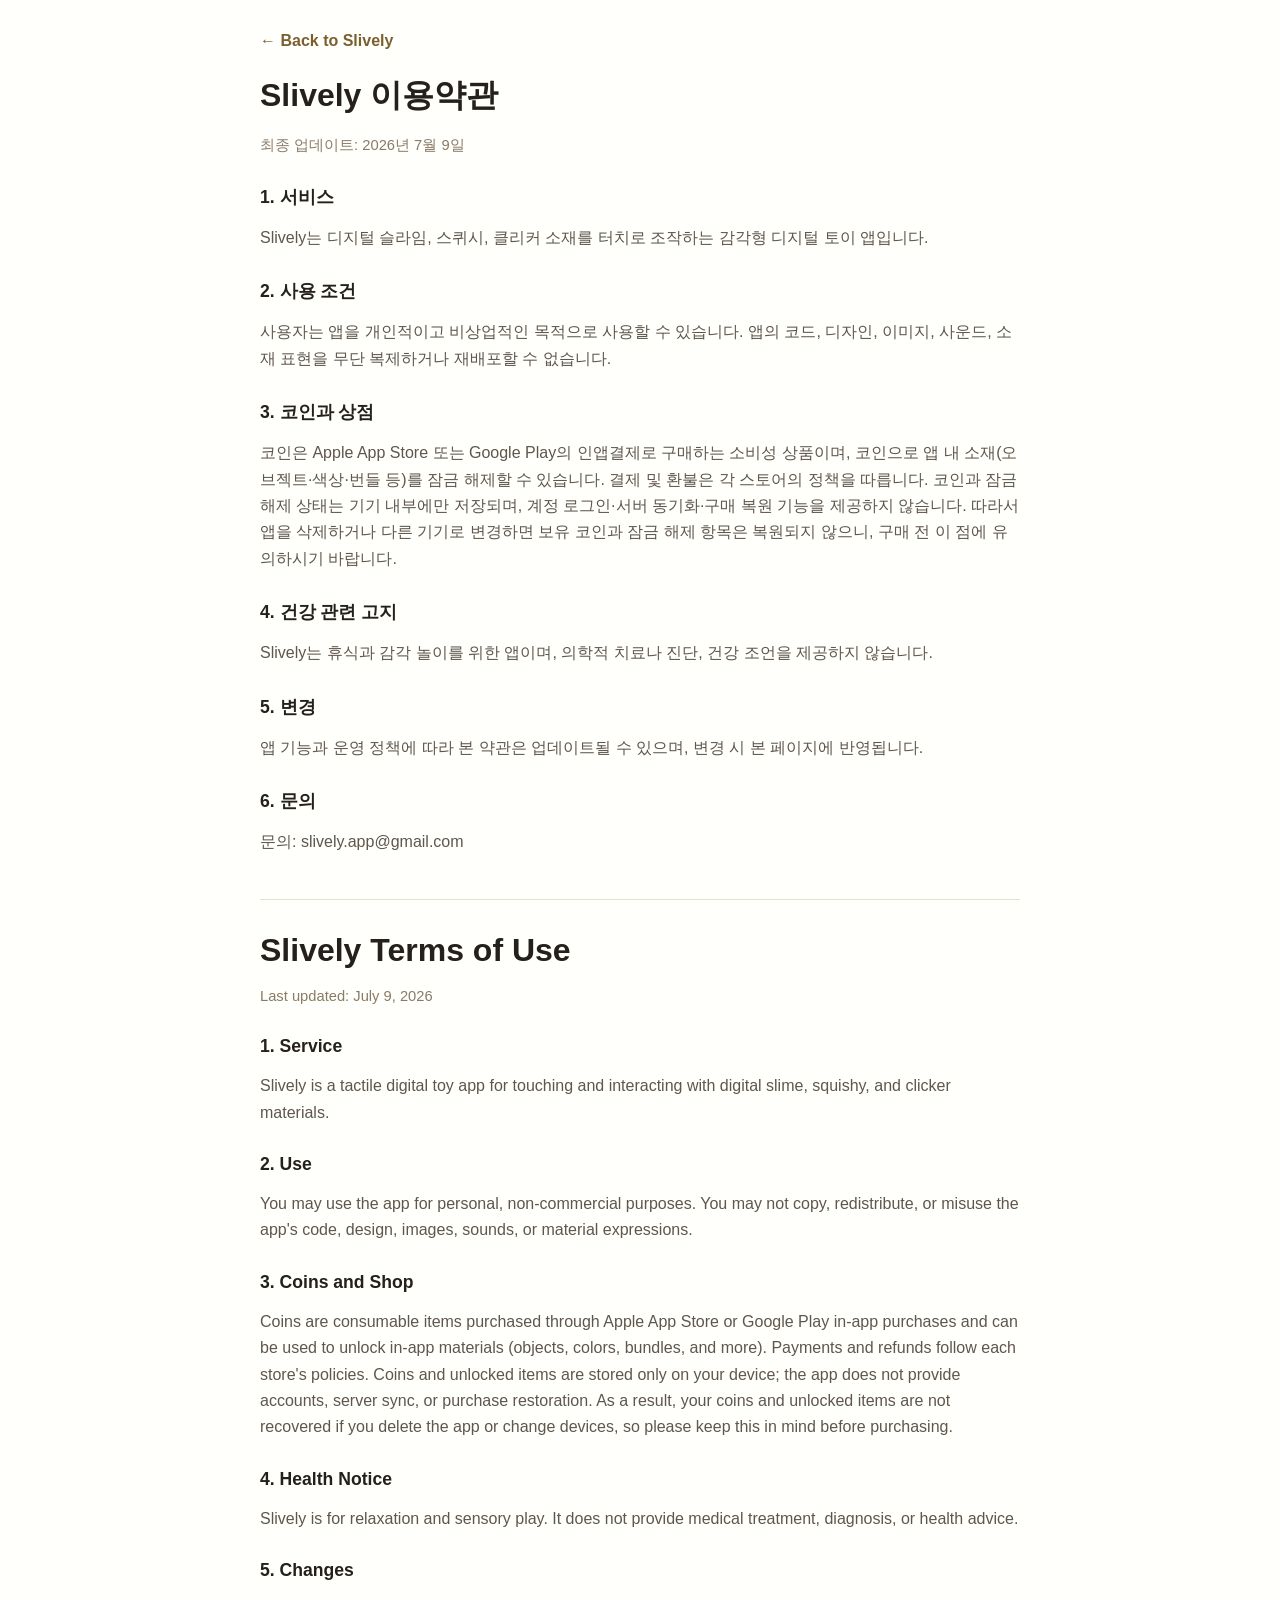
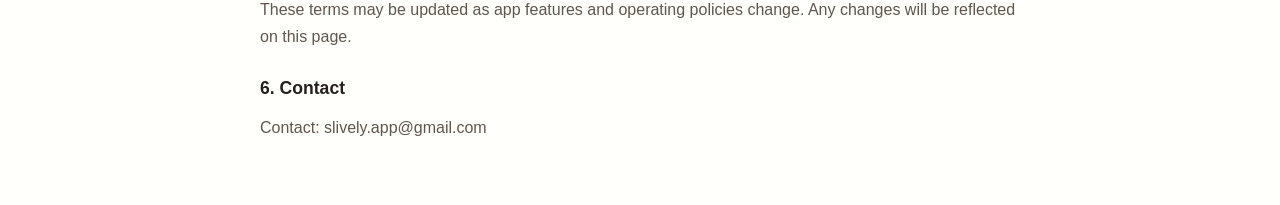
<file: legal/terms.html>
<!doctype html>
<html lang="ko">
  <head>
    <meta charset="utf-8" />
    <meta name="viewport" content="width=device-width, initial-scale=1" />
    <title>Slively Terms of Use</title>
    <style>
      :root {
        color: #25201b;
        background: #fffffb;
        font-family: -apple-system, BlinkMacSystemFont, "Segoe UI", sans-serif;
      }
      body {
        margin: 0;
        padding: 32px 20px 48px;
      }
      main {
        max-width: 760px;
        margin: 0 auto;
      }
      a.back {
        display: inline-flex;
        margin-bottom: 24px;
        color: #7b5f2f;
        font-weight: 800;
        text-decoration: none;
      }
      h1 {
        margin: 0 0 8px;
        font-size: 2rem;
      }
      h2 {
        margin: 28px 0 10px;
        font-size: 1.1rem;
      }
      p,
      li {
        color: #5f564d;
        line-height: 1.65;
      }
      .updated {
        color: #8a7a68;
        font-size: 0.92rem;
      }
      .en {
        margin-top: 44px;
        padding-top: 32px;
        border-top: 1px solid #e8dfd3;
      }
    </style>
  </head>
  <body>
    <main>
      <a class="back" href="../index.html?screen=settings">← Back to Slively</a>
      <h1>Slively 이용약관</h1>
      <p class="updated">최종 업데이트: 2026년 7월 9일</p>

      <h2>1. 서비스</h2>
      <p>Slively는 디지털 슬라임, 스퀴시, 클리커 소재를 터치로 조작하는 감각형 디지털 토이 앱입니다.</p>

      <h2>2. 사용 조건</h2>
      <p>사용자는 앱을 개인적이고 비상업적인 목적으로 사용할 수 있습니다. 앱의 코드, 디자인, 이미지, 사운드, 소재 표현을 무단 복제하거나 재배포할 수 없습니다.</p>

      <h2>3. 코인과 상점</h2>
      <p>코인은 Apple App Store 또는 Google Play의 인앱결제로 구매하는 소비성 상품이며, 코인으로 앱 내 소재(오브젝트·색상·번들 등)를 잠금 해제할 수 있습니다. 결제 및 환불은 각 스토어의 정책을 따릅니다. 코인과 잠금 해제 상태는 기기 내부에만 저장되며, 계정 로그인·서버 동기화·구매 복원 기능을 제공하지 않습니다. 따라서 앱을 삭제하거나 다른 기기로 변경하면 보유 코인과 잠금 해제 항목은 복원되지 않으니, 구매 전 이 점에 유의하시기 바랍니다.</p>

      <h2>4. 건강 관련 고지</h2>
      <p>Slively는 휴식과 감각 놀이를 위한 앱이며, 의학적 치료나 진단, 건강 조언을 제공하지 않습니다.</p>

      <h2>5. 변경</h2>
      <p>앱 기능과 운영 정책에 따라 본 약관은 업데이트될 수 있으며, 변경 시 본 페이지에 반영됩니다.</p>

      <h2>6. 문의</h2>
      <p>문의: slively.app@gmail.com</p>

      <section class="en" lang="en">
        <h1>Slively Terms of Use</h1>
        <p class="updated">Last updated: July 9, 2026</p>

        <h2>1. Service</h2>
        <p>Slively is a tactile digital toy app for touching and interacting with digital slime, squishy, and clicker materials.</p>

        <h2>2. Use</h2>
        <p>You may use the app for personal, non-commercial purposes. You may not copy, redistribute, or misuse the app's code, design, images, sounds, or material expressions.</p>

        <h2>3. Coins and Shop</h2>
        <p>Coins are consumable items purchased through Apple App Store or Google Play in-app purchases and can be used to unlock in-app materials (objects, colors, bundles, and more). Payments and refunds follow each store's policies. Coins and unlocked items are stored only on your device; the app does not provide accounts, server sync, or purchase restoration. As a result, your coins and unlocked items are not recovered if you delete the app or change devices, so please keep this in mind before purchasing.</p>

        <h2>4. Health Notice</h2>
        <p>Slively is for relaxation and sensory play. It does not provide medical treatment, diagnosis, or health advice.</p>

        <h2>5. Changes</h2>
        <p>These terms may be updated as app features and operating policies change. Any changes will be reflected on this page.</p>

        <h2>6. Contact</h2>
        <p>Contact: slively.app@gmail.com</p>
      </section>
    </main>
  </body>
</html>
</file>
<file: dungeontower/style.css>
/* slively-legal 의 기존 페이지와 같은 색·서체를 쓴다.
   두 앱의 고지 페이지가 한 회사 것으로 보여야 한다.

   외부 CSS·폰트를 받지 않는다 — CDN 요청 자체가 방문자 IP 를 제3자에게
   넘기는 일이라, 그러면 이 문서가 스스로 적은 내용을 어긴다. */
:root {
  --bg: #fffffb;
  --ink: #25201b;
  --ink-dim: #5f564d;
  --ink-faint: #8a7a68;
  --line: #e8dfd3;
  --accent: #7b5f2f;
}
* { box-sizing: border-box; }
body {
  margin: 0;
  padding: 32px 20px 64px;
  background: var(--bg);
  color: var(--ink);
  font-family: -apple-system, BlinkMacSystemFont, "Segoe UI", "Noto Sans KR",
               "Apple SD Gothic Neo", Roboto, sans-serif;
  -webkit-text-size-adjust: 100%;
}
main { max-width: 760px; margin: 0 auto; }
a { color: var(--accent); }
a.back {
  display: inline-flex; margin-bottom: 24px;
  color: var(--accent); font-weight: 800; text-decoration: none;
}
h1 { margin: 0 0 8px; font-size: 2rem; line-height: 1.25; }
h2 { margin: 30px 0 10px; font-size: 1.1rem; }
h3 { margin: 22px 0 6px; font-size: 1rem; }
p, li { color: var(--ink-dim); line-height: 1.7; }
li { margin: 6px 0; }
.updated { color: var(--ink-faint); font-size: 0.92rem; }
.lede {
  background: #fff; border: 1px solid var(--line); border-radius: 12px;
  padding: 16px 20px; margin: 24px 0;
}
.lede p { margin: 0; }
table {
  width: 100%; border-collapse: collapse; margin: 14px 0;
  font-size: 0.95rem; display: block; overflow-x: auto;
}
th, td { text-align: left; padding: 9px 12px; border-bottom: 1px solid var(--line); vertical-align: top; }
th { color: var(--ink-faint); font-weight: 600; white-space: nowrap; }
td { color: var(--ink-dim); }
.en { margin-top: 56px; padding-top: 36px; border-top: 1px solid var(--line); }
footer { margin-top: 48px; padding-top: 20px; border-top: 1px solid var(--line);
         color: var(--ink-faint); font-size: 0.9rem; }
</file>
